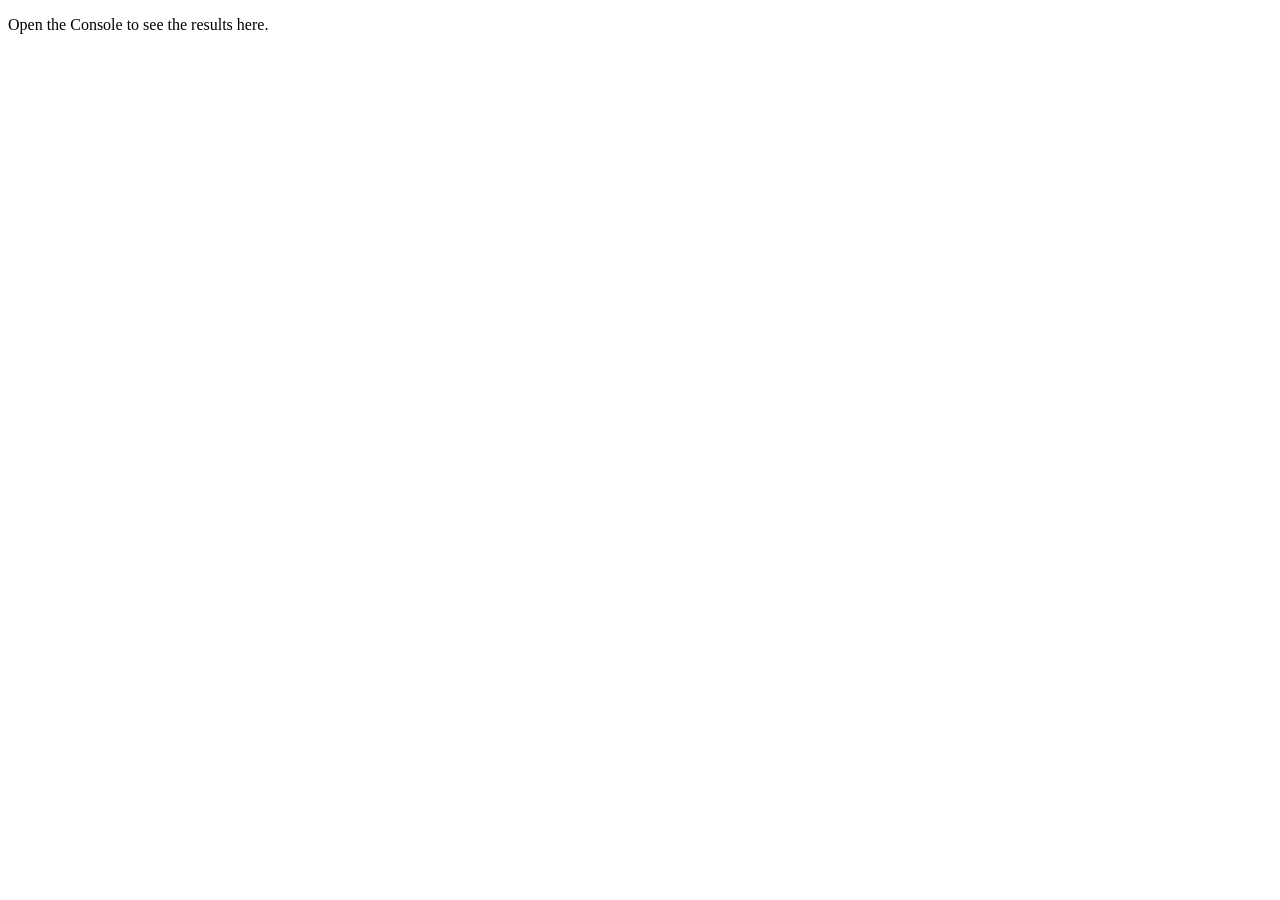
<file: Day 3/index.html>
<!DOCTYPE html>
<html lang="en">
<head>
  <meta charset="UTF-8">
  <meta name="viewport" content="width=device-width, initial-scale=1.0">
  <title>Notes Toolkit</title>
  <script src="script.js" defer></script>
</head>
<body>
  <p>Open the Console to see the results here.</p>
  <!-- Minimal HTML5 page, console output only -->
</body>
</html>
</file>
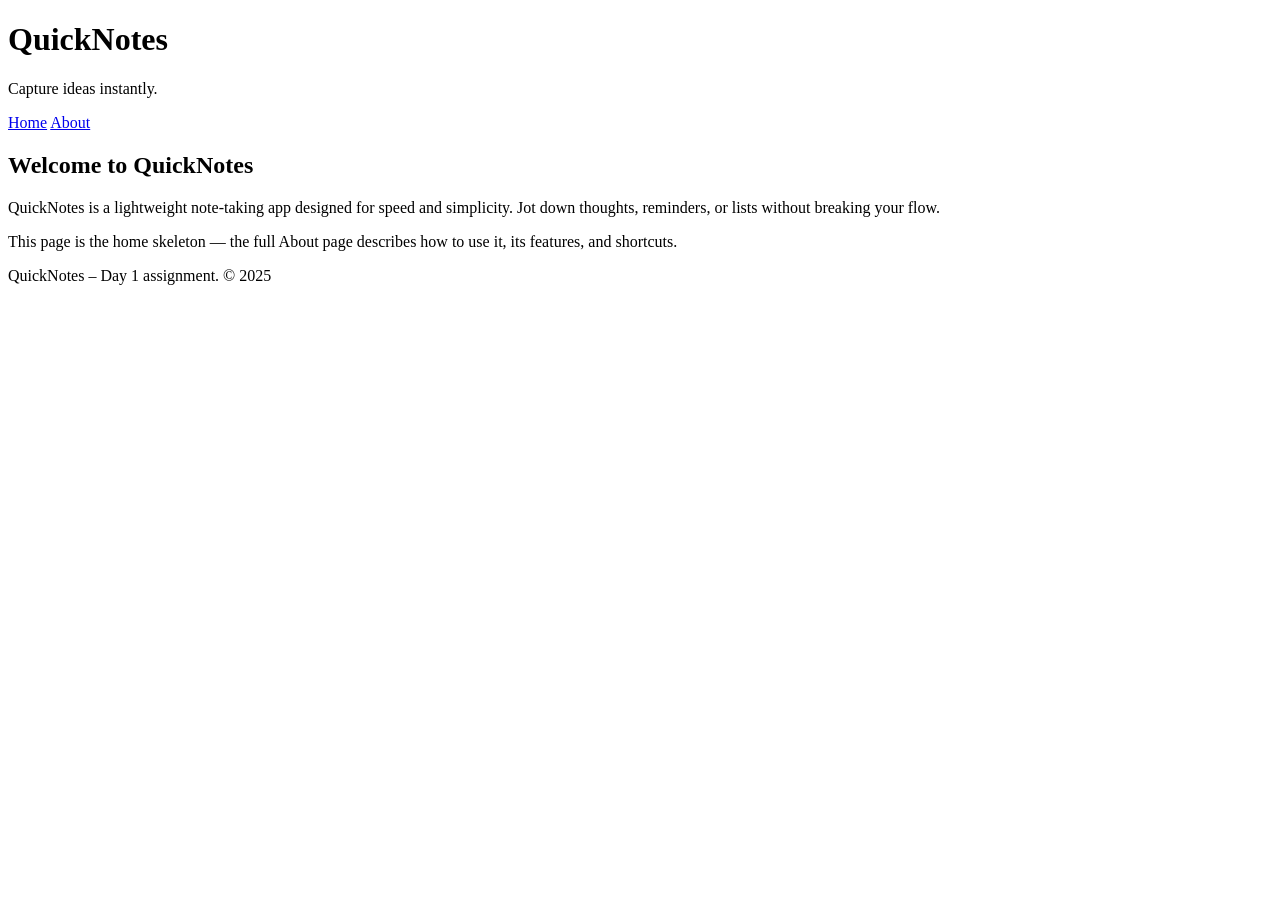
<file: day1/index.html>
<!DOCTYPE html>
<html lang="en">
<head>
    <meta charset="UTF-8">
    <meta name="viewport" content="width=device-width, initial-scale=1.0">
    <title>QuickNotes – Home</title>
  
</head>
<body>
    <header>
        <h1>QuickNotes</h1>
        <p class="tagline">Capture ideas instantly.</p>
        <nav>
            <a href="index.html">Home</a>
            <a href="about.html">About</a>
        </nav>
    </header>

    <main>
        <h2>Welcome to QuickNotes</h2>
        <p>QuickNotes is a lightweight note‑taking app designed for speed and simplicity. Jot down thoughts, reminders, or lists without breaking your flow.</p>
        <p>This page is the home skeleton — the full About page describes how to use it, its features, and shortcuts.</p>
    </main>

    <footer>
        <p>QuickNotes – Day 1 assignment. &copy; 2025</p>
    </footer>
</body>
</html>
</file>
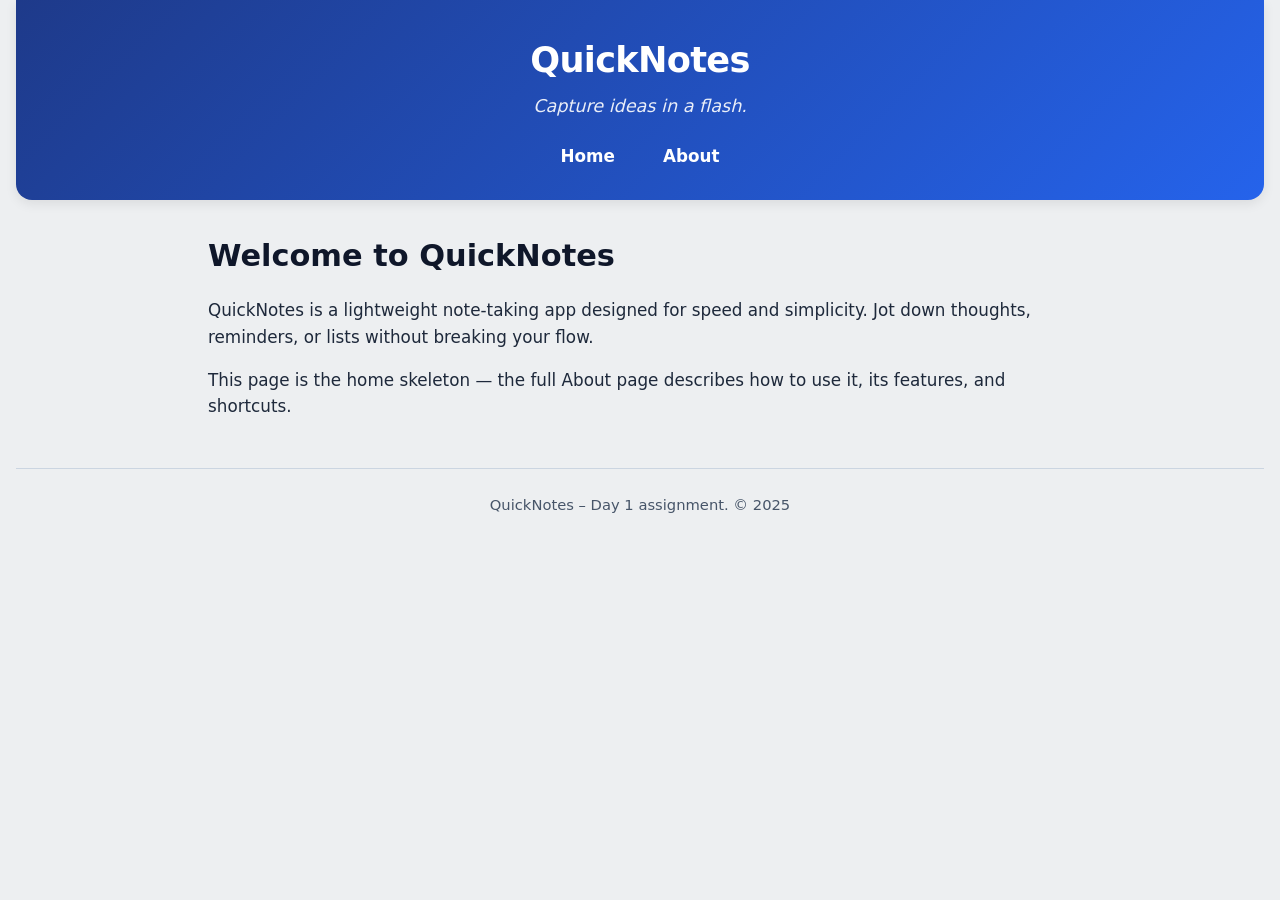
<file: day2/index.html>
<!DOCTYPE html>
<html lang="en">
<head>
    <meta charset="UTF-8">
    <meta name="viewport" content="width=device-width, initial-scale=1.0">
    <title>QuickNotes – Home</title>
    <link rel="stylesheet" href="styles.css"/>
    
</head>
<body>
    <header>
        <h1>QuickNotes</h1>
        <p class="tagline">Capture ideas in a flash.</p>
        <nav>
            <a href="index.html">Home</a>
            <a href="about.html">About</a>
        </nav>
        
    </header>

    <main>
        <h2>Welcome to QuickNotes</h2>
        <p>QuickNotes is a lightweight note‑taking app designed for speed and simplicity. Jot down thoughts, reminders, or lists without breaking your flow.</p>
        <p>This page is the home skeleton — the full About page describes how to use it, its features, and shortcuts.</p>
    </main>

    <footer>
        <p>QuickNotes – Day 1 assignment. &copy; 2025</p>
    </footer>
</body>
</html>
</file>
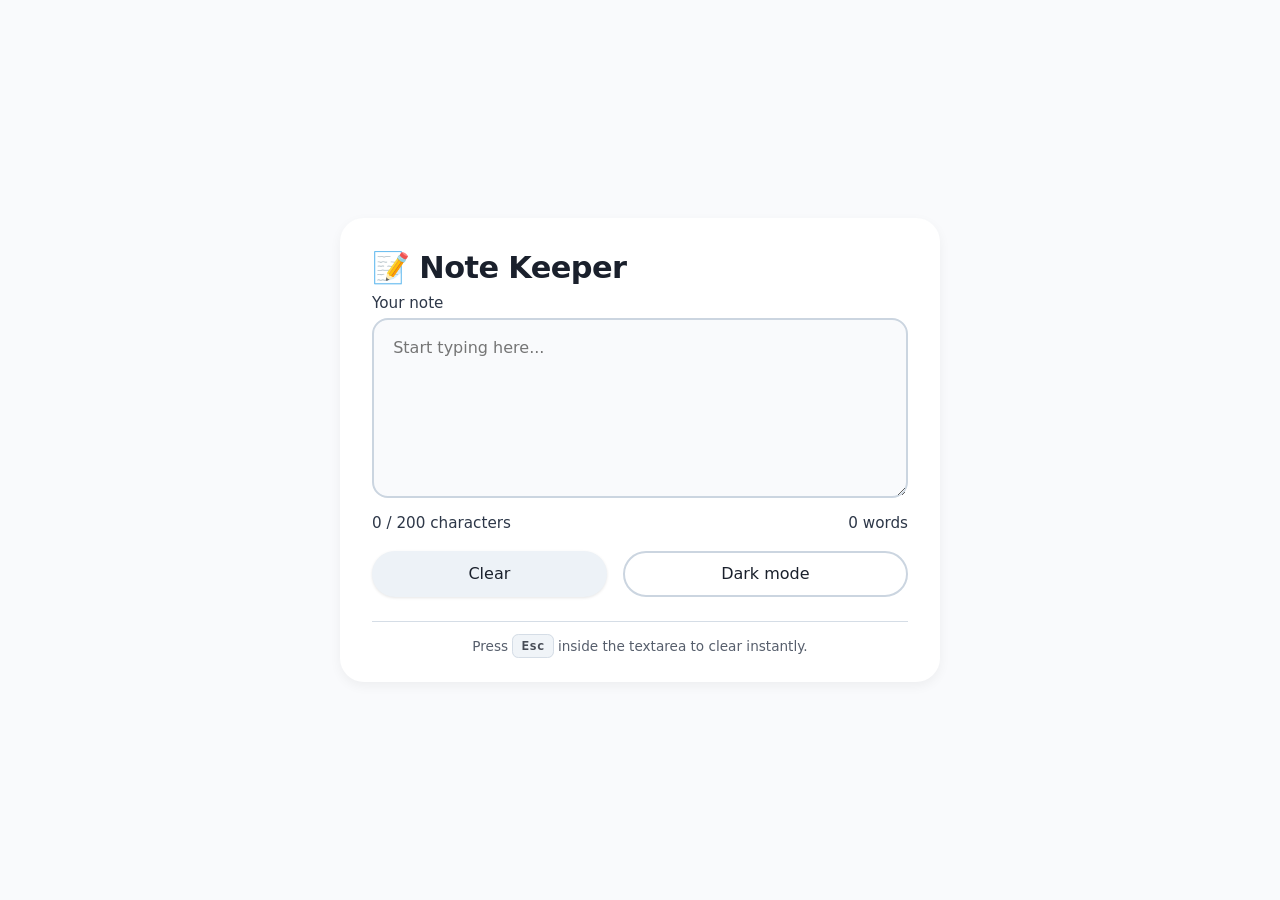
<file: day4/index.html>
<!DOCTYPE html>
<html lang="en">
<head>
  <meta charset="UTF-8">
  <meta name="viewport" content="width=device-width, initial-scale=1.0">
  <title>Live Character Counter & Dark Mode</title>
  <link rel="stylesheet" href="styles.css">
  <script src="script.js" defer></script>
</head>
<body>
  <main class="container">
    <h1>📝 Note Keeper</h1>

    <!-- labelled textarea -->
    <label for="note-text">Your note</label>
    <textarea id="note-text" rows="6" placeholder="Start typing here..."></textarea>

    <!-- counters -->
    <div class="counters">
      <p id="char-count">0 / 200 characters</p>
      <p id="word-count">0 words</p>
    </div>

    <!-- buttons -->
    <div class="buttons">
      <button id="clear-btn" type="button">Clear</button>
      <button id="theme-toggle" type="button">Dark mode</button>
    </div>

    <p class="hint">Press <kbd>Esc</kbd> inside the textarea to clear instantly.</p>
  </main>
</body>
</html>
</file>
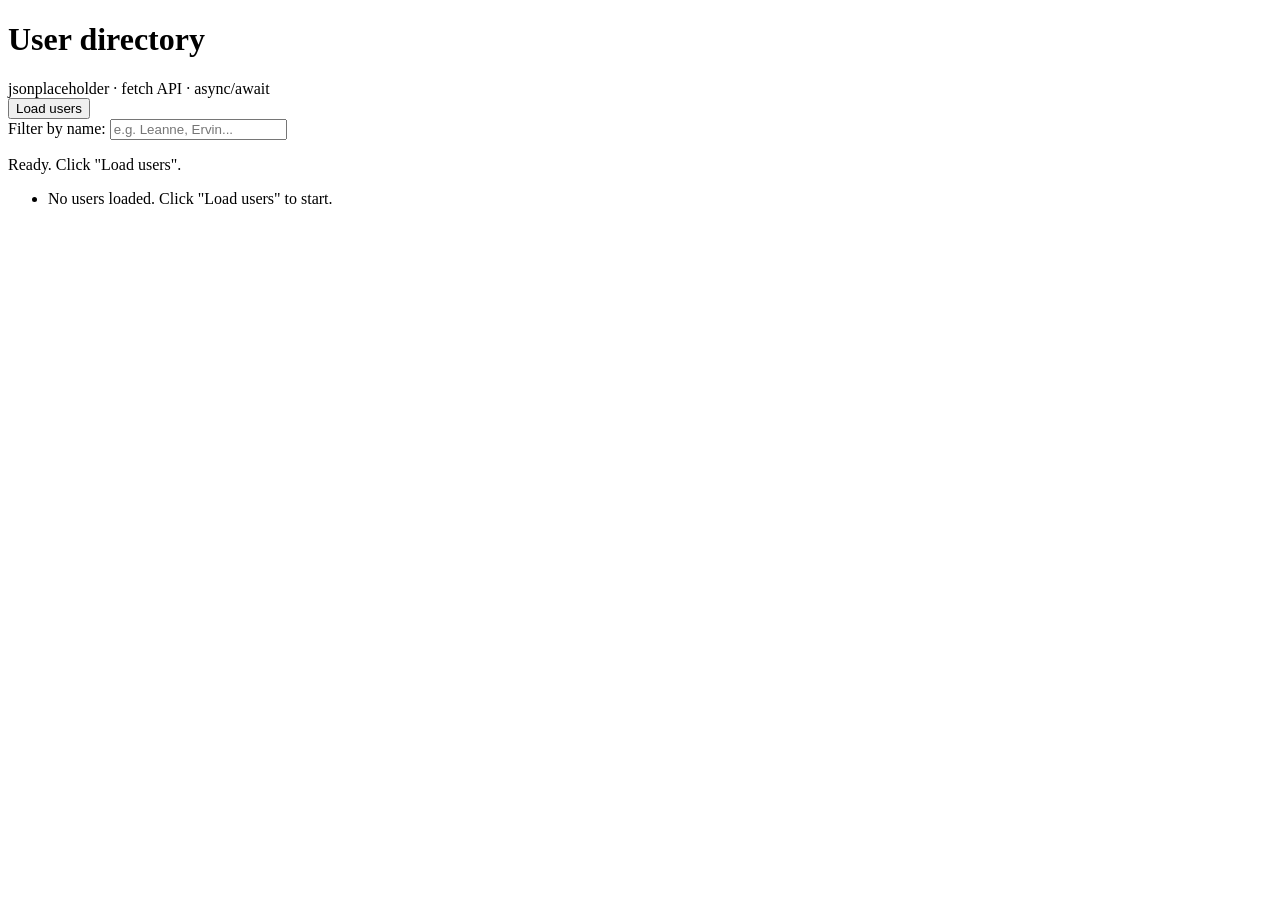
<file: day5/index.html>
<!DOCTYPE html>
<html lang="en">
<head>
  <meta charset="UTF-8">
  <meta name="viewport" content="width=device-width, initial-scale=1.0">
  <title>User Directory</title>
  <script src="users.js" defer></script>
</head>
<body>
  <div class="container">
    <h1>User directory</h1>
    <div class="subhead">jsonplaceholder · fetch API · async/await</div>

    <div class="controls">
      <button id="load-users">Load users</button>
      <div class="filter-group">
        <label for="filter-input">Filter by name:</label>
        <input id="filter-input" type="text" placeholder="e.g. Leanne, Ervin..." autocomplete="off" />
      </div>
    </div>

    <p id="status" class="status-neutral" aria-live="polite"></p>
    <ul id="users-list"></ul>
  </div>


</body>
</html>
</file>
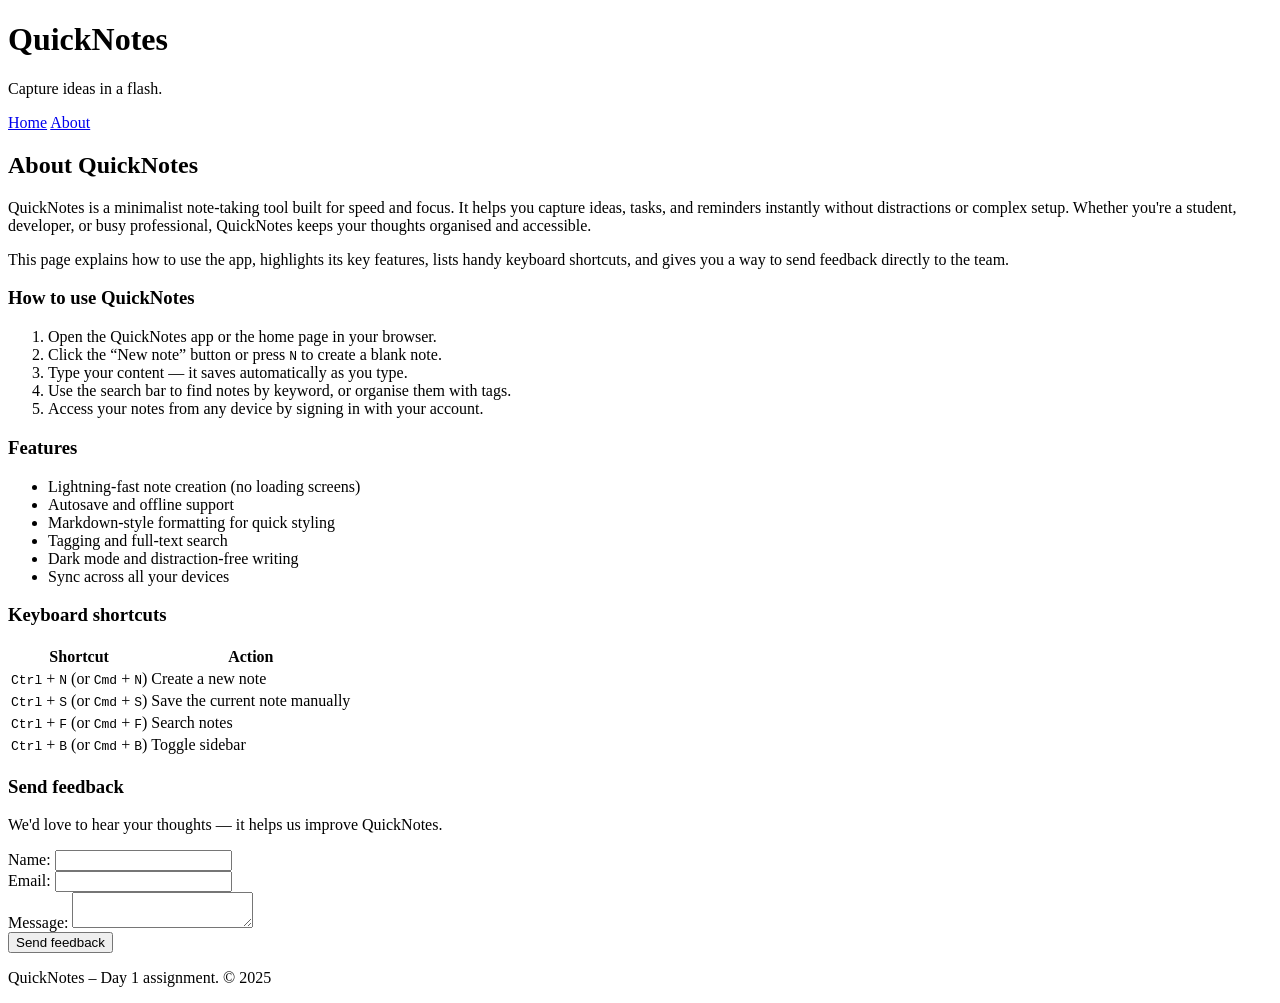
<file: day1/about.html>
<!DOCTYPE html>
<html lang="en">
<head>
    <meta charset="UTF-8">
    <meta name="viewport" content="width=device-width, initial-scale=1.0">
    <title>QuickNotes – About</title>
   
</head>
<body>
    <header>
        <h1>QuickNotes</h1>
        <p class="tagline">Capture ideas in a flash.</p>
        <nav>
            <a href="index.html">Home</a>
            <a href="about.html">About</a>
        </nav>
    </header>

    <main>
        <h2>About QuickNotes</h2>
        <p>QuickNotes is a minimalist note-taking tool built for speed and focus. It helps you capture ideas, tasks, and reminders instantly without distractions or complex setup. Whether you're a student, developer, or busy professional, QuickNotes keeps your thoughts organised and accessible.</p>
        <p>This page explains how to use the app, highlights its key features, lists handy keyboard shortcuts, and gives you a way to send feedback directly to the team.</p>

        <!-- How to use section -->
        <section>
            <h3>How to use QuickNotes</h3>
            <ol>
                <li>Open the QuickNotes app or the home page in your browser.</li>
                <li>Click the “New note” button or press <kbd>N</kbd> to create a blank note.</li>
                <li>Type your content — it saves automatically as you type.</li>
                <li>Use the search bar to find notes by keyword, or organise them with tags.</li>
                <li>Access your notes from any device by signing in with your account.</li>
            </ol>
        </section>

        <!-- Features section -->
        <section>
            <h3>Features</h3>
            <ul>
                <li>Lightning-fast note creation (no loading screens)</li>
                <li>Autosave and offline support</li>
                <li>Markdown-style formatting for quick styling</li>
                <li>Tagging and full-text search</li>
                <li>Dark mode and distraction-free writing</li>
                <li>Sync across all your devices</li>
            </ul>
        </section>

        <!-- Keyboard shortcuts table -->
        <section>
            <h3>Keyboard shortcuts</h3>
            <table>
                <thead>
                    <tr>
                        <th>Shortcut</th>
                        <th>Action</th>
                    </tr>
                </thead>
                <tbody>
                    <tr>
                        <td><kbd>Ctrl</kbd> + <kbd>N</kbd> (or <kbd>Cmd</kbd> + <kbd>N</kbd>)</td>
                        <td>Create a new note</td>
                    </tr>
                    <tr>
                        <td><kbd>Ctrl</kbd> + <kbd>S</kbd> (or <kbd>Cmd</kbd> + <kbd>S</kbd>)</td>
                        <td>Save the current note manually</td>
                    </tr>
                    <tr>
                        <td><kbd>Ctrl</kbd> + <kbd>F</kbd> (or <kbd>Cmd</kbd> + <kbd>F</kbd>)</td>
                        <td>Search notes</td>
                    </tr>
                    <tr>
                        <td><kbd>Ctrl</kbd> + <kbd>B</kbd> (or <kbd>Cmd</kbd> + <kbd>B</kbd>)</td>
                        <td>Toggle sidebar</td>
                    </tr>
                </tbody>
            </table>
        </section>

        <!-- Feedback form section -->
        <section>
            <h3>Send feedback</h3>
            <p>We'd love to hear your thoughts — it helps us improve QuickNotes.</p>
            <form action="#" method="post">
                <div class="form-group">
                    <label for="name">Name:</label>
                    <input type="text" id="name" name="name" required>
                </div>
                <div class="form-group">
                    <label for="email">Email:</label>
                    <input type="email" id="email" name="email" required>
                </div>
                <div class="form-group">
                    <label for="message">Message:</label>
                    <textarea id="message" name="message" required></textarea>
                </div>
                <button type="submit">Send feedback</button>
            </form>
        </section>
    </main>

    <footer>
        <p>QuickNotes – Day 1 assignment. &copy; 2025</p>
    </footer>
</body>
</html>
</file>
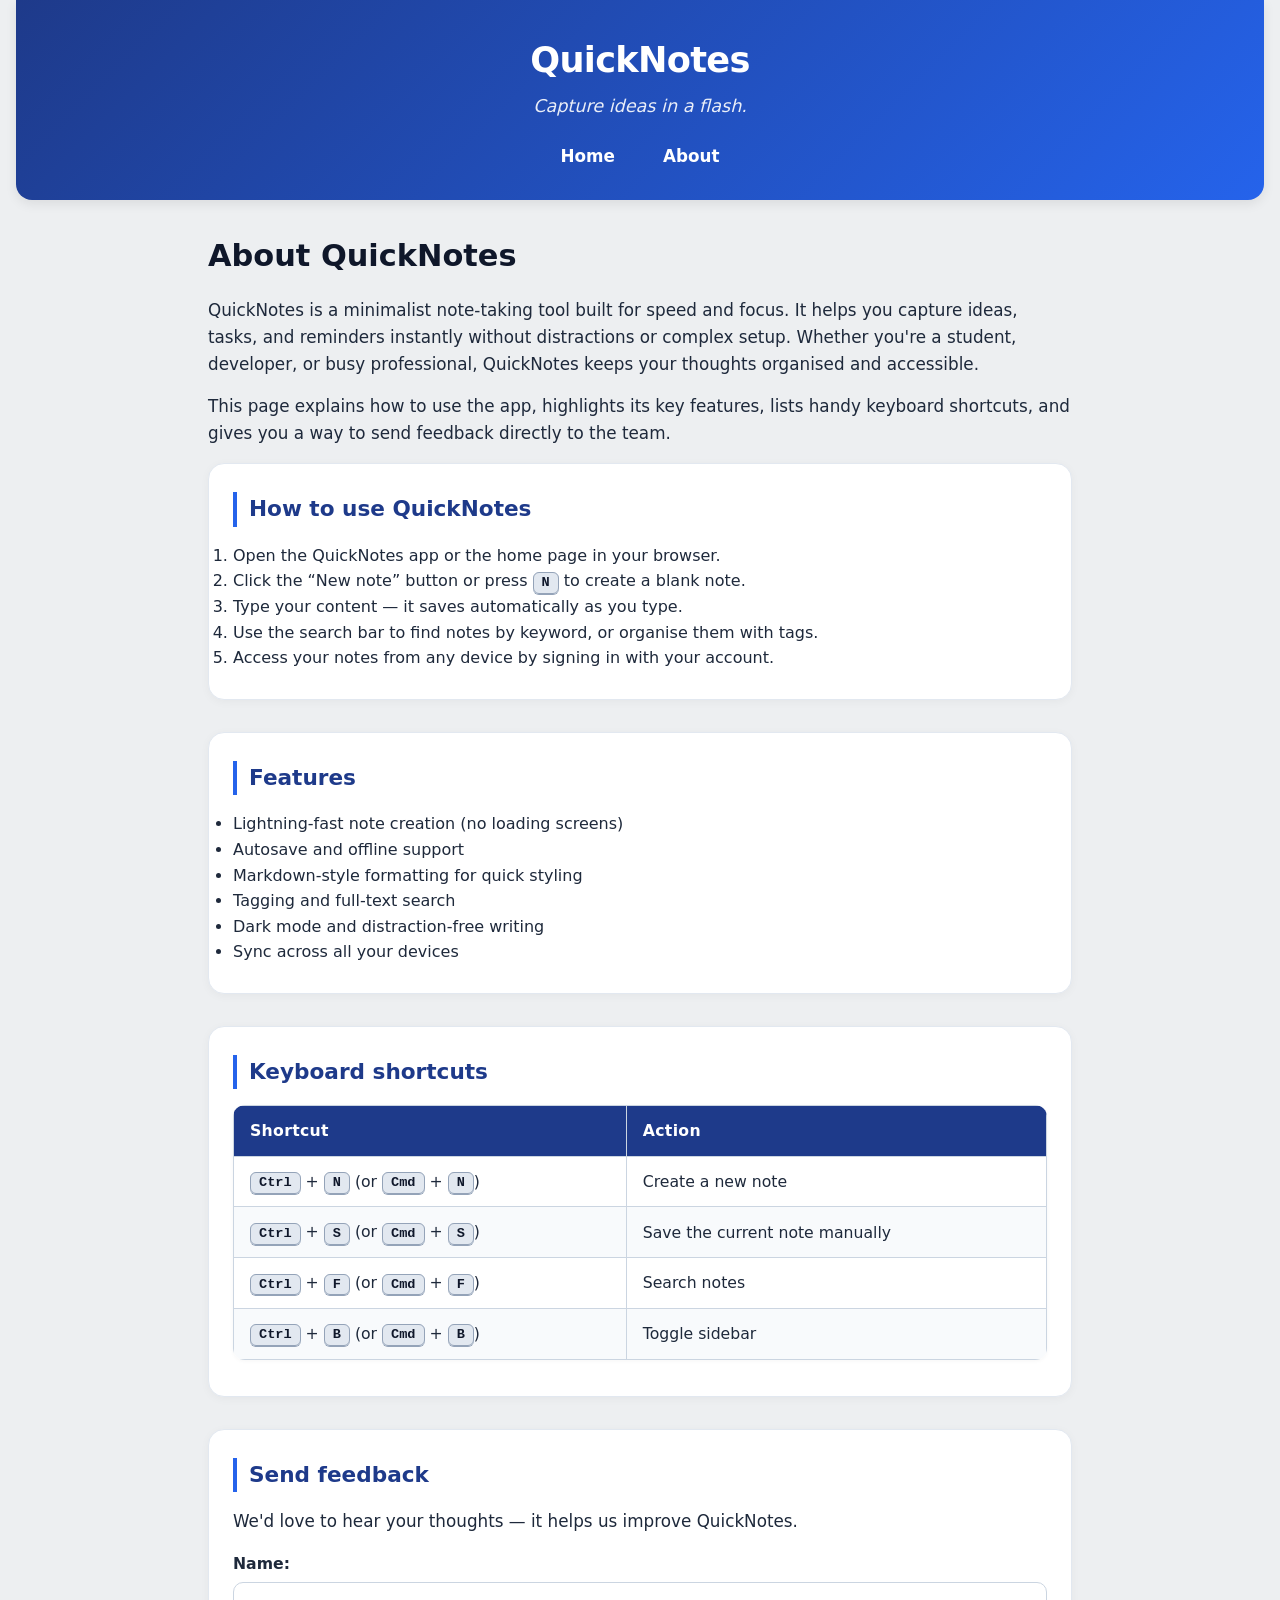
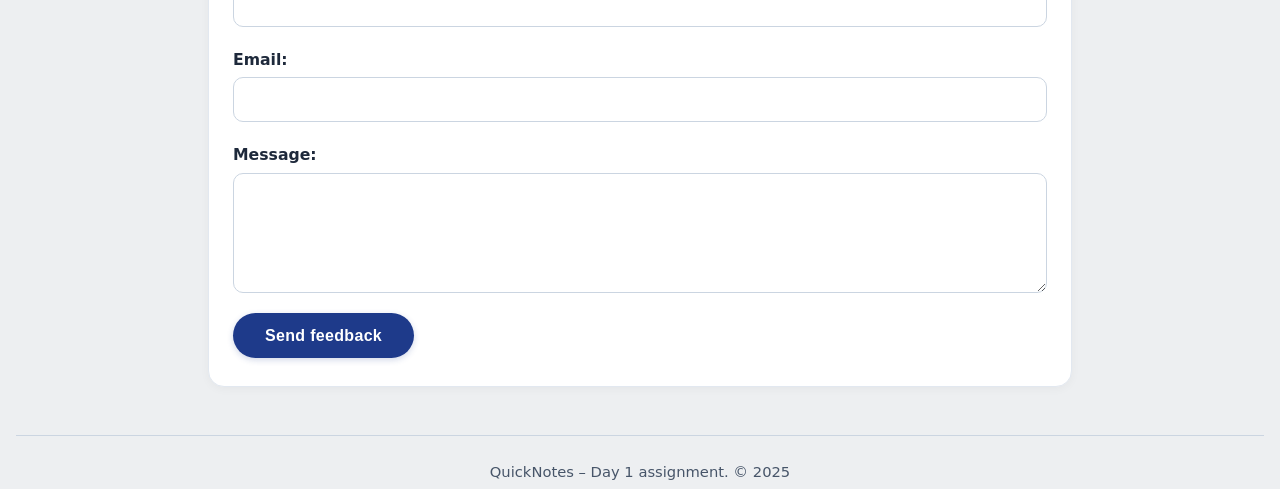
<file: day2/about.html>
<!DOCTYPE html>
<html lang="en">
<head>
    <meta charset="UTF-8">
    <meta name="viewport" content="width=device-width, initial-scale=1.0">
    <title>QuickNotes – About</title>
    <link rel="stylesheet" href="styles.css"/>
  
</head>
<body>
    <header>
        <h1>QuickNotes</h1>
        <p class="tagline">Capture ideas in a flash.</p>
        <nav>
            <a href="index.html">Home</a>
            <a href="about.html">About</a>
        </nav>
    </header>

    <main>
        <h2>About QuickNotes</h2>
        <p>QuickNotes is a minimalist note-taking tool built for speed and focus. It helps you capture ideas, tasks, and reminders instantly without distractions or complex setup. Whether you're a student, developer, or busy professional, QuickNotes keeps your thoughts organised and accessible.</p>
        <p>This page explains how to use the app, highlights its key features, lists handy keyboard shortcuts, and gives you a way to send feedback directly to the team.</p>

        <!-- How to use section -->
        <section>
            <h3>How to use QuickNotes</h3>
            <ol>
                <li>Open the QuickNotes app or the home page in your browser.</li>
                <li>Click the “New note” button or press <kbd>N</kbd> to create a blank note.</li>
                <li>Type your content — it saves automatically as you type.</li>
                <li>Use the search bar to find notes by keyword, or organise them with tags.</li>
                <li>Access your notes from any device by signing in with your account.</li>
            </ol>
        </section>

        <!-- Features section -->
        <section>
            <h3>Features</h3>
            <ul>
                <li>Lightning-fast note creation (no loading screens)</li>
                <li>Autosave and offline support</li>
                <li>Markdown-style formatting for quick styling</li>
                <li>Tagging and full-text search</li>
                <li>Dark mode and distraction-free writing</li>
                <li>Sync across all your devices</li>
            </ul>
        </section>

        <!-- Keyboard shortcuts table -->
        <section>
            <h3>Keyboard shortcuts</h3>
            <table>
                <thead>
                    <tr>
                        <th>Shortcut</th>
                        <th>Action</th>
                    </tr>
                </thead>
                <tbody>
                    <tr>
                        <td><kbd>Ctrl</kbd> + <kbd>N</kbd> (or <kbd>Cmd</kbd> + <kbd>N</kbd>)</td>
                        <td>Create a new note</td>
                    </tr>
                    <tr>
                        <td><kbd>Ctrl</kbd> + <kbd>S</kbd> (or <kbd>Cmd</kbd> + <kbd>S</kbd>)</td>
                        <td>Save the current note manually</td>
                    </tr>
                    <tr>
                        <td><kbd>Ctrl</kbd> + <kbd>F</kbd> (or <kbd>Cmd</kbd> + <kbd>F</kbd>)</td>
                        <td>Search notes</td>
                    </tr>
                    <tr>
                        <td><kbd>Ctrl</kbd> + <kbd>B</kbd> (or <kbd>Cmd</kbd> + <kbd>B</kbd>)</td>
                        <td>Toggle sidebar</td>
                    </tr>
                </tbody>
            </table>
        </section>

        <!-- Feedback form section -->
        <section>
            <h3>Send feedback</h3>
            <p>We'd love to hear your thoughts — it helps us improve QuickNotes.</p>
            <form action="#" method="post">
                <div class="form-group">
                    <label for="name">Name:</label>
                    <input type="text" id="name" name="name" required>
                </div>
                <div class="form-group">
                    <label for="email">Email:</label>
                    <input type="email" id="email" name="email" required>
                </div>
                <div class="form-group">
                    <label for="message">Message:</label>
                    <textarea id="message" name="message" required></textarea>
                </div>
                <button type="submit">Send feedback</button>
            </form>
        </section>
    </main>

    <footer>
        <p>QuickNotes – Day 1 assignment. &copy; 2025</p>
    </footer>
</body>
</html>
</file>
<file: day2/styles.css>
/* style.css – shared stylesheet for QuickNotes (day2) */

/* ---------- RESET & BASE ---------- */
*,
*::before,
*::after {
  box-sizing: border-box;
  margin: 0;
  padding: 0;
}

body {
  font-family:
    system-ui,
    -apple-system,
    "Segoe UI",
    Roboto,
    "Helvetica Neue",
    sans-serif;
  line-height: 1.6;
  color: #1e293b;
  background-color: #edeff1;
  padding: 0 1rem;
}

/* ---------- HEADER ---------- */
header {
  background: linear-gradient(135deg, #1e3a8a 0%, #2563eb 100%);
  color: white;
  padding: 2rem 1.5rem 1.5rem;
  border-radius: 0 0 16px 16px;
  margin-bottom: 2rem;
  box-shadow: 0 4px 12px rgba(0, 0, 0, 0.08);
  text-align: center;
}

header h1 {
  font-size: 2.2rem;
  font-weight: 700;
  letter-spacing: -0.02em;
  margin-bottom: 0.25rem;
}

header .tagline {
  font-size: 1.1rem;
  font-style: italic;
  opacity: 0.9;
  margin-bottom: 1rem;
}

/* ---------- NAVIGATION (FLEXBOX ROW) ---------- */
nav {
  display: flex;
  justify-content: center;
  align-items: center;
  gap: 16px;
  flex-wrap: wrap;
}

nav a {
  color: white;
  text-decoration: none;
  font-weight: 600;
  font-size: 1.05rem;
  padding: 0.4rem 1rem;
  border-radius: 40px;
  transition:
    background-color 0.25s ease,
    color 0.25s ease,
    transform 0.15s ease;
}

nav a:hover,
nav a:focus-visible {
  background-color: rgba(255, 255, 255, 0.2);
  color: #fef9c3;
  transform: scale(1.03);
  outline: none;
}

/* ---------- MAIN (CENTRED, MAX-WIDTH) ---------- */
main {
  max-width: 880px;
  margin: 0 auto 3rem;
  padding: 0 0.5rem;
}

main h2 {
  font-size: 1.9rem;
  color: #0f172a;
  margin-bottom: 1rem;
  font-weight: 700;
}

main p {
  margin-bottom: 1rem;
  font-size: 1.05rem;
}

/* ---------- SECTION CARDS ---------- */
section {
  background: #ffffff;
  border-radius: 16px;
  padding: 1.75rem 1.5rem;
  margin-bottom: 2rem;
  box-shadow: 0 2px 10px rgba(0, 0, 0, 0.04);
  border: 1px solid #e2e8f0;
}

section h3 {
  font-size: 1.35rem;
  color: #1e3a8a;
  margin-bottom: 1rem;
  font-weight: 650;
  border-left: 4px solid #2563eb;
  padding-left: 0.75rem;
}

/* ---------- FEATURES GRID (RESPONSIVE CARDS) ---------- */
ul.features {
  list-style: none;
  display: grid;
  grid-template-columns: repeat(auto-fit, minmax(180px, 1fr));
  gap: 1rem;
  margin-top: 0.5rem;
}

ul.features li {
  background: #f1f5f9;
  padding: 1rem 1.2rem;
  border-radius: 12px;
  font-weight: 500;
  color: #0f172a;
  border: 1px solid #e2e8f0;
  transition:
    transform 0.15s ease,
    box-shadow 0.2s ease;
  display: flex;
  align-items: center;
  min-height: 70px;
}

ul.features li::before {
  content: "✨";
  margin-right: 0.6rem;
  font-size: 1.1rem;
}

ul.features li:hover {
  transform: translateY(-2px);
  box-shadow: 0 6px 14px rgba(37, 99, 235, 0.12);
  background: #ffffff;
  border-color: #93c5fd;
}

/* ---------- TABLE STYLES ---------- */
table {
  width: 100%;
  border-collapse: collapse;
  margin: 1rem 0 0.5rem;
  font-size: 0.98rem;
  border-radius: 12px;
  overflow: hidden;
  box-shadow: 0 1px 4px rgba(0, 0, 0, 0.04);
}

th,
td {
  border: 1px solid #cbd5e1;
  padding: 0.75rem 1rem;
  text-align: left;
  vertical-align: middle;
}

th {
  background-color: #1e3a8a;
  color: white;
  font-weight: 600;
  letter-spacing: 0.02em;
}

tbody tr:nth-child(even) {
  background-color: #f8fafc;
}

tbody tr:hover {
  background-color: #eef2ff;
}

/* keyboard key styling */
kbd {
  background: #e2e8f0;
  border-radius: 6px;
  padding: 0.15rem 0.5rem;
  font-family: "SF Mono", "Fira Code", monospace;
  font-size: 0.85rem;
  font-weight: 600;
  color: #0f172a;
  border: 1px solid #94a3b8;
  box-shadow: 0 1px 0 #94a3b8;
}

/* ---------- FORM (STACKED, FULL WIDTH) ---------- */
form {
  display: flex;
  flex-direction: column;
  gap: 1.25rem;
  margin-top: 1rem;
}

.form-group {
  display: flex;
  flex-direction: column;
  width: 100%;
}

label {
  font-weight: 600;
  margin-bottom: 0.35rem;
  color: #1e293b;
  font-size: 0.98rem;
}

input,
textarea {
  width: 100%;
  padding: 0.75rem 1rem;
  border: 1px solid #cbd5e1;
  border-radius: 10px;
  font-family: inherit;
  font-size: 1rem;
  background: #ffffff;
  transition:
    border-color 0.2s ease,
    box-shadow 0.2s ease;
}

input:focus,
textarea:focus {
  outline: none;
  border-color: #2563eb;
  box-shadow: 0 0 0 3px rgba(37, 99, 235, 0.15);
}

textarea {
  min-height: 120px;
  resize: vertical;
}

/* ---------- BUTTONS (WITH TRANSITION) ---------- */
button {
  background: #1e3a8a;
  color: white;
  border: none;
  padding: 0.85rem 2rem;
  border-radius: 40px;
  font-weight: 600;
  font-size: 1rem;
  cursor: pointer;
  align-self: flex-start;
  transition:
    background-color 0.25s ease,
    transform 0.15s ease,
    box-shadow 0.2s ease;
  box-shadow: 0 2px 6px rgba(30, 58, 138, 0.2);
  letter-spacing: 0.02em;
}

button:hover,
button:focus-visible {
  background: #0f2a6b;
  transform: translateY(-2px);
  box-shadow: 0 8px 16px rgba(30, 58, 138, 0.25);
  outline: none;
}

button:active {
  transform: translateY(0);
  box-shadow: 0 2px 4px rgba(30, 58, 138, 0.2);
}

/* ---------- FOOTER ---------- */
footer {
  text-align: center;
  padding: 1.5rem 0 0.5rem;
  margin-top: 2rem;
  border-top: 1px solid #cbd5e1;
  color: #475569;
  font-size: 0.92rem;
}

/* ---------- MEDIA QUERY (SMALL SCREENS) ---------- */
@media (max-width: 600px) {
  body {
    padding: 0 0.75rem;
  }

  header {
    padding: 1.25rem 0.75rem 1rem;
    border-radius: 0 0 12px 12px;
  }

  header h1 {
    font-size: 1.6rem;
  }

  header .tagline {
    font-size: 0.95rem;
    margin-bottom: 0.75rem;
  }

  nav {
    gap: 10px;
  }

  nav a {
    font-size: 0.95rem;
    padding: 0.35rem 0.85rem;
  }

  main h2 {
    font-size: 1.6rem;
  }

  section {
    padding: 1.25rem 1rem;
    border-radius: 12px;
    margin-bottom: 1.5rem;
  }

  section h3 {
    font-size: 1.2rem;
  }

  ul.features {
    grid-template-columns: 1fr;
    gap: 0.75rem;
  }

  table {
    font-size: 0.88rem;
  }

  th,
  td {
    padding: 0.55rem 0.75rem;
  }

  button {
    width: 100%;
    align-self: stretch;
    padding: 0.9rem;
    font-size: 1.05rem;
  }

  input,
  textarea {
    padding: 0.7rem 0.85rem;
  }
}

/* extra small tweak for very narrow screens */
@media (max-width: 400px) {
  header h1 {
    font-size: 1.4rem;
  }

  nav {
    flex-direction: column;
    gap: 8px;
  }

  nav a {
    width: 100%;
    text-align: center;
  }
}
</file>
<file: day4/styles.css>
/* ----- CSS variables (light theme default) ----- */
:root {
  --bg-page: #f9fafc;
  --bg-card: #ffffff;
  --text-primary: #1a202c;
  --text-secondary: #2d3748;
  --border-light: #cbd5e0;
  --btn-bg: #edf2f7;
  --btn-text: #1a202c;
  --btn-hover: #e2e8f0;
  --shadow: 0 4px 12px rgba(0, 0, 0, 0.05);
  --warning-color: #dd6b20;   /* orange */
  --over-color: #ec3434;      /* red */
}


/* ----- dark theme: redefine variables only ----- */
body.dark {
  --bg-page: #1a202c;
  --bg-card: #2d3748;
  --text-primary: #f7fafc;
  --text-secondary: #e2e8f0;
  --border-light: #434f64;
  --btn-bg: #4a5568;
  --btn-text: #f7fafc;
  --btn-hover: #718096;
  --shadow: 0 4px 12px rgba(0, 0, 0, 0.4);
  --warning-color: #ed8936;
  --over-color: #fc8181;
}

/* ----- base styles using variables ----- */
* {
  box-sizing: border-box;
  margin: 0;
  padding: 0;
}

body {
  background-color: var(--bg-page);
  color: var(--text-primary);
  font-family: system-ui, -apple-system, 'Segoe UI', Roboto, sans-serif;
  display: flex;
  justify-content: center;
  align-items: center;
  min-height: 100vh;
  margin: 0;
  padding: 1.5rem;
  transition: background-color 0.2s, color 0.2s;
}

.container {
  max-width: 600px;
  width: 100%;
  background: var(--bg-card);
  border-radius: 1.5rem;
  padding: 2rem 2rem 1.8rem;
  box-shadow: var(--shadow);
  transition: background-color 0.2s, box-shadow 0.2s;
}

h1 {
  font-size: 1.9rem;
  font-weight: 600;
  margin-bottom: 0.5rem;
  letter-spacing: -0.02em;
  color: var(--text-primary);
}

label {
  display: block;
  font-weight: 500;
  font-size: 0.95rem;
  margin-bottom: 0.4rem;
  color: var(--text-secondary);
}

textarea {
  width: 100%;
  padding: 1rem 1.2rem;
  border-radius: 1rem;
  border: 2px solid var(--border-light);
  background: var(--bg-page);
  color: var(--text-primary);
  font-size: 1rem;
  line-height: 1.5;
  resize: vertical;
  transition: border-color 0.15s, background 0.2s, color 0.2s;
  outline: none;
  font-family: inherit;
}

textarea:focus {
  border-color: #4299e1;
  box-shadow: 0 0 0 3px rgba(66, 153, 225, 0.15);
}

.counters {
  display: flex;
  justify-content: space-between;
  align-items: center;
  margin: 0.75rem 0 1.2rem;
  font-size: 0.95rem;
  font-weight: 500;
  color: var(--text-secondary);
  flex-wrap: wrap;
  gap: 0.5rem;
}

#char-count {
  transition: color 0.2s, font-weight 0.2s;
}

/* warning & over classes (character counter only) */
#char-count.warning {
  color: var(--warning-color);
  font-weight: 600;
}

#char-count.over {
  color: var(--over-color);
  font-weight: 700;
}

.buttons {
  display: flex;
  gap: 1rem;
  margin-top: 0.5rem;
  flex-wrap: wrap;
}

button {
  background: var(--btn-bg);
  color: var(--btn-text);
  border: none;
  border-radius: 2rem;
  padding: 0.7rem 1.8rem;
  font-size: 1rem;
  font-weight: 500;
  cursor: pointer;
  transition: background 0.15s, transform 0.1s, color 0.2s;
  box-shadow: 0 1px 3px rgba(0, 0, 0, 0.1);
  font-family: inherit;
  flex: 1 0 auto;
}

button:hover {
  background: var(--btn-hover);
}

button:active {
  transform: scale(0.97);
}

#theme-toggle {
  background: transparent;
  border: 2px solid var(--border-light);
  box-shadow: none;
}

#theme-toggle:hover {
  background: var(--btn-hover);
  border-color: var(--btn-hover);
}

.hint {
  margin-top: 1.5rem;
  font-size: 0.85rem;
  color: var(--text-secondary);
  opacity: 0.8;
  text-align: center;
  border-top: 1px solid var(--border-light);
  padding-top: 1rem;
}

kbd {
  background: var(--btn-bg);
  padding: 0.2rem 0.5rem;
  border-radius: 0.4rem;
  font-size: 0.8rem;
  font-weight: 600;
  border: 1px solid var(--border-light);
  color: var(--text-primary);
}
</file>
